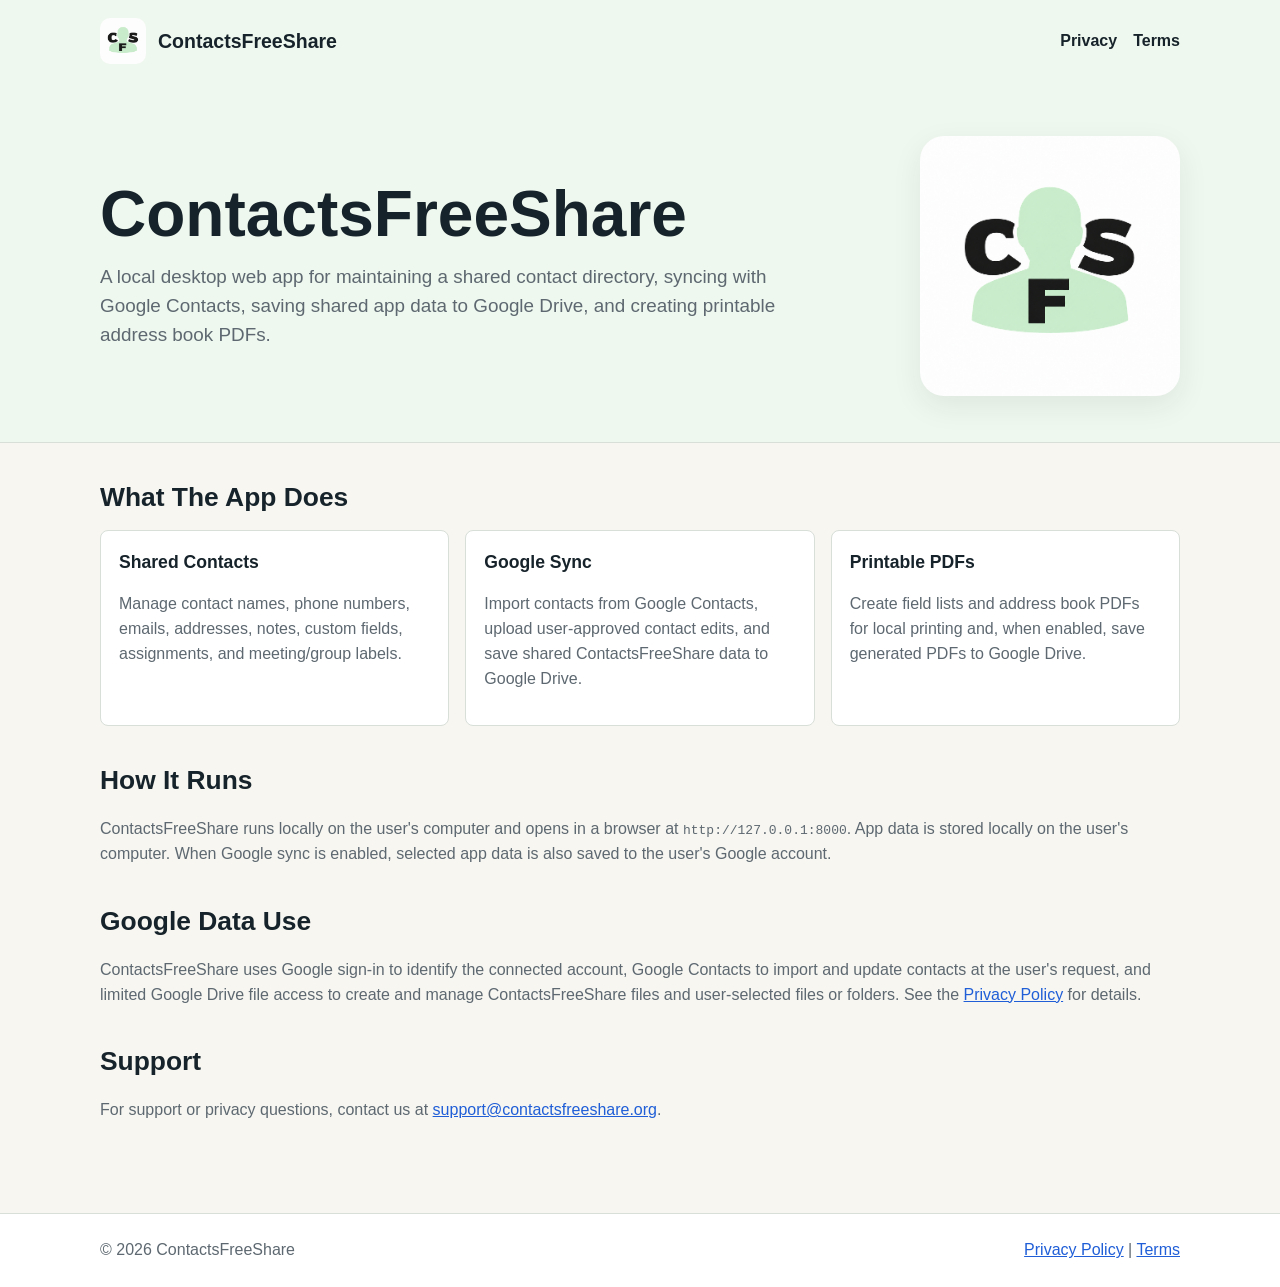
<file: index.html>
<!doctype html>
<html lang="en">
  <head>
    <meta charset="utf-8">
    <meta name="viewport" content="width=device-width, initial-scale=1">
    <title>ContactsFreeShare</title>
    <meta name="description" content="ContactsFreeShare is a local desktop app for shared contact directories, Google Contacts sync, Google Drive shared app data, and printable address book PDFs.">
    <link rel="stylesheet" href="/assets/site.css">
  </head>
  <body>
    <header class="site-header">
      <nav class="site-nav" aria-label="Main navigation">
        <a class="brand" href="/">
          <img src="/assets/contactsfreeshare-icon.png" alt="ContactsFreeShare icon">
          <span>ContactsFreeShare</span>
        </a>
        <div class="nav-links">
          <a href="/privacy/">Privacy</a>
          <a href="/terms/">Terms</a>
        </div>
      </nav>
      <section class="hero">
        <div>
          <h1>ContactsFreeShare</h1>
          <p>
            A local desktop web app for maintaining a shared contact directory,
            syncing with Google Contacts, saving shared app data to Google Drive,
            and creating printable address book PDFs.
          </p>
        </div>
        <img class="hero-icon" src="/assets/contactsfreeshare-icon.png" alt="ContactsFreeShare app icon">
      </section>
    </header>

    <main>
      <section class="section">
        <h2>What The App Does</h2>
        <div class="grid">
          <article class="card">
            <h3>Shared Contacts</h3>
            <p>Manage contact names, phone numbers, emails, addresses, notes, custom fields, assignments, and meeting/group labels.</p>
          </article>
          <article class="card">
            <h3>Google Sync</h3>
            <p>Import contacts from Google Contacts, upload user-approved contact edits, and save shared ContactsFreeShare data to Google Drive.</p>
          </article>
          <article class="card">
            <h3>Printable PDFs</h3>
            <p>Create field lists and address book PDFs for local printing and, when enabled, save generated PDFs to Google Drive.</p>
          </article>
        </div>
      </section>

      <section class="section">
        <h2>How It Runs</h2>
        <p>
          ContactsFreeShare runs locally on the user's computer and opens in a browser at
          <code>http://127.0.0.1:8000</code>. App data is stored locally on the user's computer.
          When Google sync is enabled, selected app data is also saved to the user's Google account.
        </p>
      </section>

      <section class="section">
        <h2>Google Data Use</h2>
        <p>
          ContactsFreeShare uses Google sign-in to identify the connected account, Google Contacts
          to import and update contacts at the user's request, and limited Google Drive file access to create
          and manage ContactsFreeShare files and user-selected files or folders. See the <a href="/privacy/">Privacy Policy</a>
          for details.
        </p>
      </section>

      <section class="section">
        <h2>Support</h2>
        <p>
          For support or privacy questions, contact us at
          <a href="mailto:support@contactsfreeshare.org">support@contactsfreeshare.org</a>.
        </p>
      </section>
    </main>

    <footer class="site-footer">
      <div class="site-footer-inner">
        <span>&copy; 2026 ContactsFreeShare</span>
        <span><a href="/privacy/">Privacy Policy</a> | <a href="/terms/">Terms</a></span>
      </div>
    </footer>
  </body>
</html>
</file>
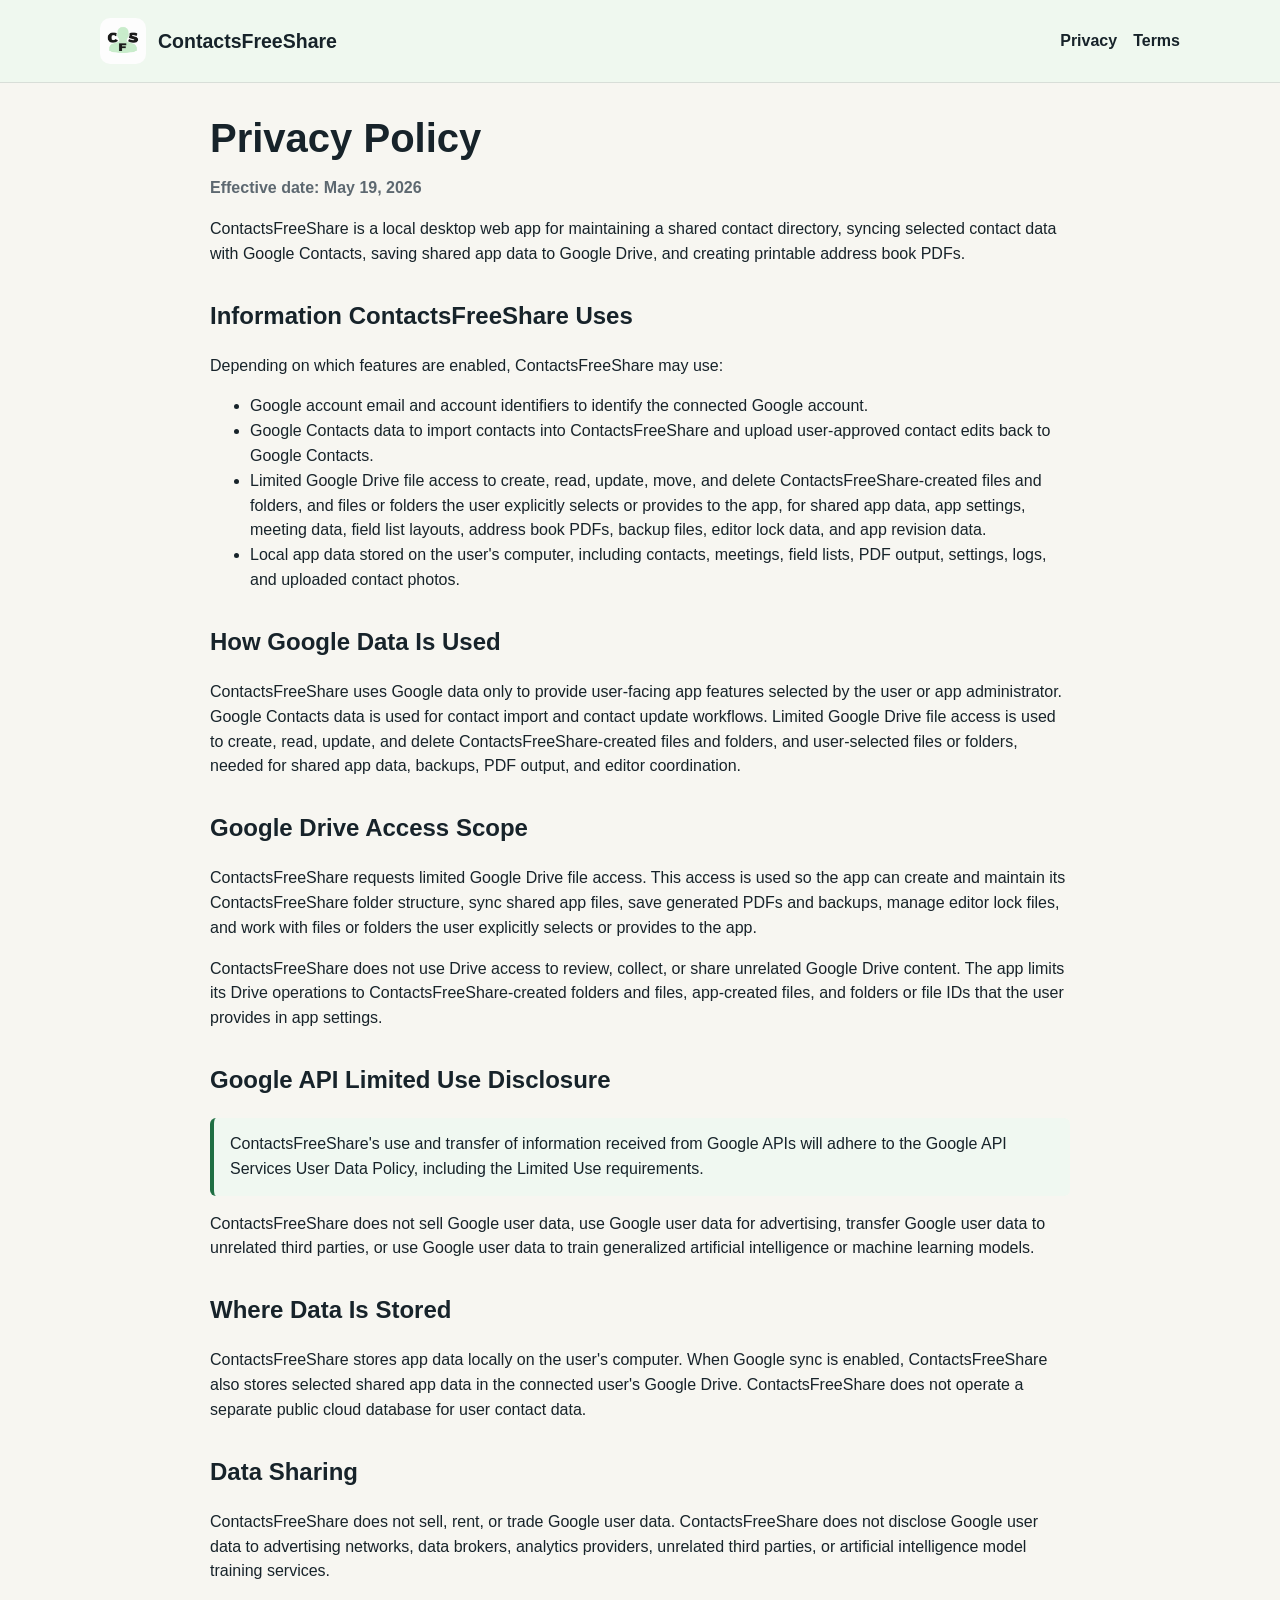
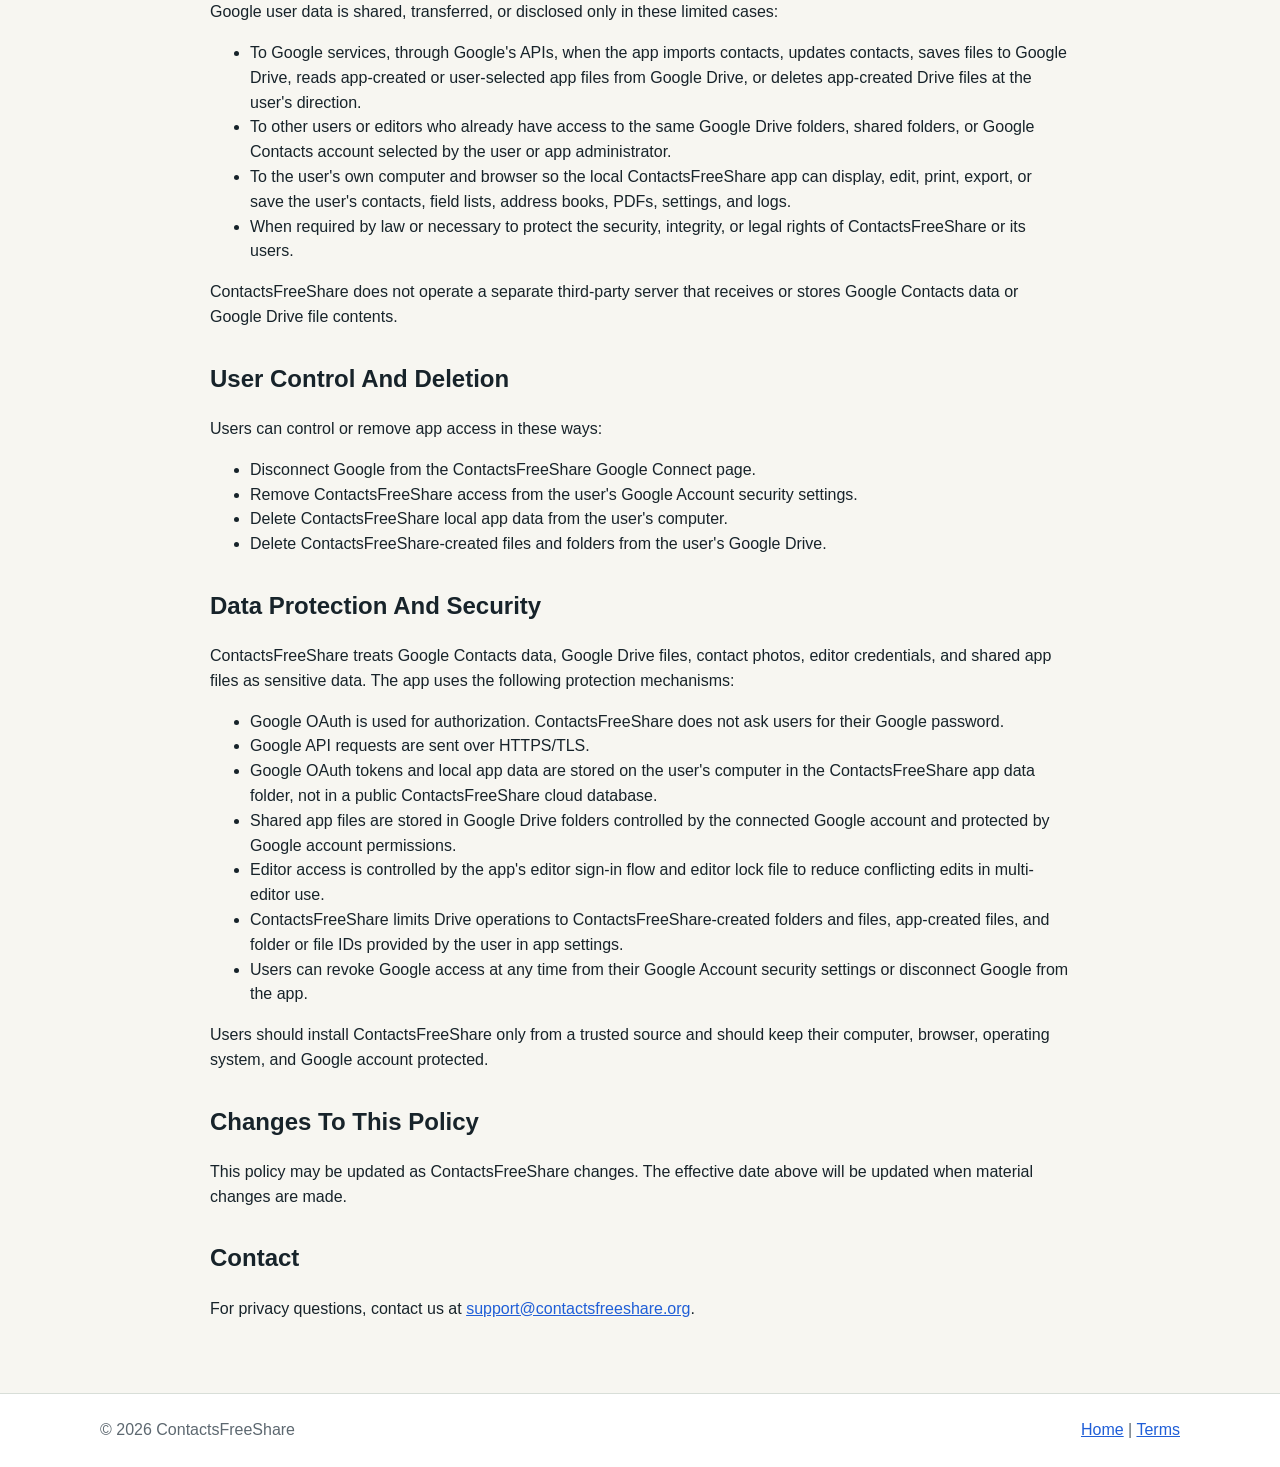
<file: privacy/index.html>
<!doctype html>
<html lang="en">
  <head>
    <meta charset="utf-8">
    <meta name="viewport" content="width=device-width, initial-scale=1">
    <title>Privacy Policy | ContactsFreeShare</title>
    <meta name="description" content="ContactsFreeShare privacy policy and Google API data use disclosure.">
    <link rel="stylesheet" href="/assets/site.css">
  </head>
  <body>
    <header class="site-header">
      <nav class="site-nav" aria-label="Main navigation">
        <a class="brand" href="/">
          <img src="/assets/contactsfreeshare-icon.png" alt="ContactsFreeShare icon">
          <span>ContactsFreeShare</span>
        </a>
        <div class="nav-links">
          <a href="/privacy/">Privacy</a>
          <a href="/terms/">Terms</a>
        </div>
      </nav>
    </header>

    <main class="policy-page">
      <h1>Privacy Policy</h1>
      <p class="effective-date">Effective date: May 19, 2026</p>

      <p>
        ContactsFreeShare is a local desktop web app for maintaining a shared contact directory,
        syncing selected contact data with Google Contacts, saving shared app data to Google Drive,
        and creating printable address book PDFs.
      </p>

      <section>
        <h2>Information ContactsFreeShare Uses</h2>
        <p>Depending on which features are enabled, ContactsFreeShare may use:</p>
        <ul>
          <li>Google account email and account identifiers to identify the connected Google account.</li>
          <li>Google Contacts data to import contacts into ContactsFreeShare and upload user-approved contact edits back to Google Contacts.</li>
          <li>Limited Google Drive file access to create, read, update, move, and delete ContactsFreeShare-created files and folders, and files or folders the user explicitly selects or provides to the app, for shared app data, app settings, meeting data, field list layouts, address book PDFs, backup files, editor lock data, and app revision data.</li>
          <li>Local app data stored on the user's computer, including contacts, meetings, field lists, PDF output, settings, logs, and uploaded contact photos.</li>
        </ul>
      </section>

      <section>
        <h2>How Google Data Is Used</h2>
        <p>
          ContactsFreeShare uses Google data only to provide user-facing app features selected by the
          user or app administrator. Google Contacts data is used for contact import and contact update
          workflows. Limited Google Drive file access is used to create, read, update, and delete
          ContactsFreeShare-created files and folders, and user-selected files or folders, needed
          for shared app data, backups, PDF output, and editor coordination.
        </p>
      </section>

      <section>
        <h2>Google Drive Access Scope</h2>
        <p>
          ContactsFreeShare requests limited Google Drive file access. This access is used so the
          app can create and maintain its ContactsFreeShare folder structure, sync shared app files,
          save generated PDFs and backups, manage editor lock files, and work with files or folders
          the user explicitly selects or provides to the app.
        </p>
        <p>
          ContactsFreeShare does not use Drive access to review, collect, or share unrelated Google
          Drive content. The app limits its Drive operations to ContactsFreeShare-created folders and
          files, app-created files, and folders or file IDs that the user provides in app settings.
        </p>
      </section>

      <section>
        <h2>Google API Limited Use Disclosure</h2>
        <p class="notice">
          ContactsFreeShare's use and transfer of information received from Google APIs will adhere
          to the Google API Services User Data Policy, including the Limited Use requirements.
        </p>
        <p>
          ContactsFreeShare does not sell Google user data, use Google user data for advertising,
          transfer Google user data to unrelated third parties, or use Google user data to train
          generalized artificial intelligence or machine learning models.
        </p>
      </section>

      <section>
        <h2>Where Data Is Stored</h2>
        <p>
          ContactsFreeShare stores app data locally on the user's computer. When Google sync is enabled,
          ContactsFreeShare also stores selected shared app data in the connected user's Google Drive.
          ContactsFreeShare does not operate a separate public cloud database for user contact data.
        </p>
      </section>

      <section>
        <h2>Data Sharing</h2>
        <p>
          ContactsFreeShare does not sell, rent, or trade Google user data. ContactsFreeShare does
          not disclose Google user data to advertising networks, data brokers, analytics providers,
          unrelated third parties, or artificial intelligence model training services.
        </p>
        <p>
          Google user data is shared, transferred, or disclosed only in these limited cases:
        </p>
        <ul>
          <li>To Google services, through Google's APIs, when the app imports contacts, updates contacts, saves files to Google Drive, reads app-created or user-selected app files from Google Drive, or deletes app-created Drive files at the user's direction.</li>
          <li>To other users or editors who already have access to the same Google Drive folders, shared folders, or Google Contacts account selected by the user or app administrator.</li>
          <li>To the user's own computer and browser so the local ContactsFreeShare app can display, edit, print, export, or save the user's contacts, field lists, address books, PDFs, settings, and logs.</li>
          <li>When required by law or necessary to protect the security, integrity, or legal rights of ContactsFreeShare or its users.</li>
        </ul>
        <p>
          ContactsFreeShare does not operate a separate third-party server that receives or stores
          Google Contacts data or Google Drive file contents.
        </p>
      </section>

      <section>
        <h2>User Control And Deletion</h2>
        <p>Users can control or remove app access in these ways:</p>
        <ul>
          <li>Disconnect Google from the ContactsFreeShare Google Connect page.</li>
          <li>Remove ContactsFreeShare access from the user's Google Account security settings.</li>
          <li>Delete ContactsFreeShare local app data from the user's computer.</li>
          <li>Delete ContactsFreeShare-created files and folders from the user's Google Drive.</li>
        </ul>
      </section>

      <section>
        <h2>Data Protection And Security</h2>
        <p>
          ContactsFreeShare treats Google Contacts data, Google Drive files, contact photos, editor
          credentials, and shared app files as sensitive data. The app uses the following protection
          mechanisms:
        </p>
        <ul>
          <li>Google OAuth is used for authorization. ContactsFreeShare does not ask users for their Google password.</li>
          <li>Google API requests are sent over HTTPS/TLS.</li>
          <li>Google OAuth tokens and local app data are stored on the user's computer in the ContactsFreeShare app data folder, not in a public ContactsFreeShare cloud database.</li>
          <li>Shared app files are stored in Google Drive folders controlled by the connected Google account and protected by Google account permissions.</li>
          <li>Editor access is controlled by the app's editor sign-in flow and editor lock file to reduce conflicting edits in multi-editor use.</li>
          <li>ContactsFreeShare limits Drive operations to ContactsFreeShare-created folders and files, app-created files, and folder or file IDs provided by the user in app settings.</li>
          <li>Users can revoke Google access at any time from their Google Account security settings or disconnect Google from the app.</li>
        </ul>
        <p>
          Users should install ContactsFreeShare only from a trusted source and should keep their
          computer, browser, operating system, and Google account protected.
        </p>
      </section>

      <section>
        <h2>Changes To This Policy</h2>
        <p>
          This policy may be updated as ContactsFreeShare changes. The effective date above will be
          updated when material changes are made.
        </p>
      </section>

      <section>
        <h2>Contact</h2>
        <p>
          For privacy questions, contact us at
          <a href="mailto:support@contactsfreeshare.org">support@contactsfreeshare.org</a>.
        </p>
      </section>
    </main>

    <footer class="site-footer">
      <div class="site-footer-inner">
        <span>&copy; 2026 ContactsFreeShare</span>
        <span><a href="/">Home</a> | <a href="/terms/">Terms</a></span>
      </div>
    </footer>
  </body>
</html>
</file>
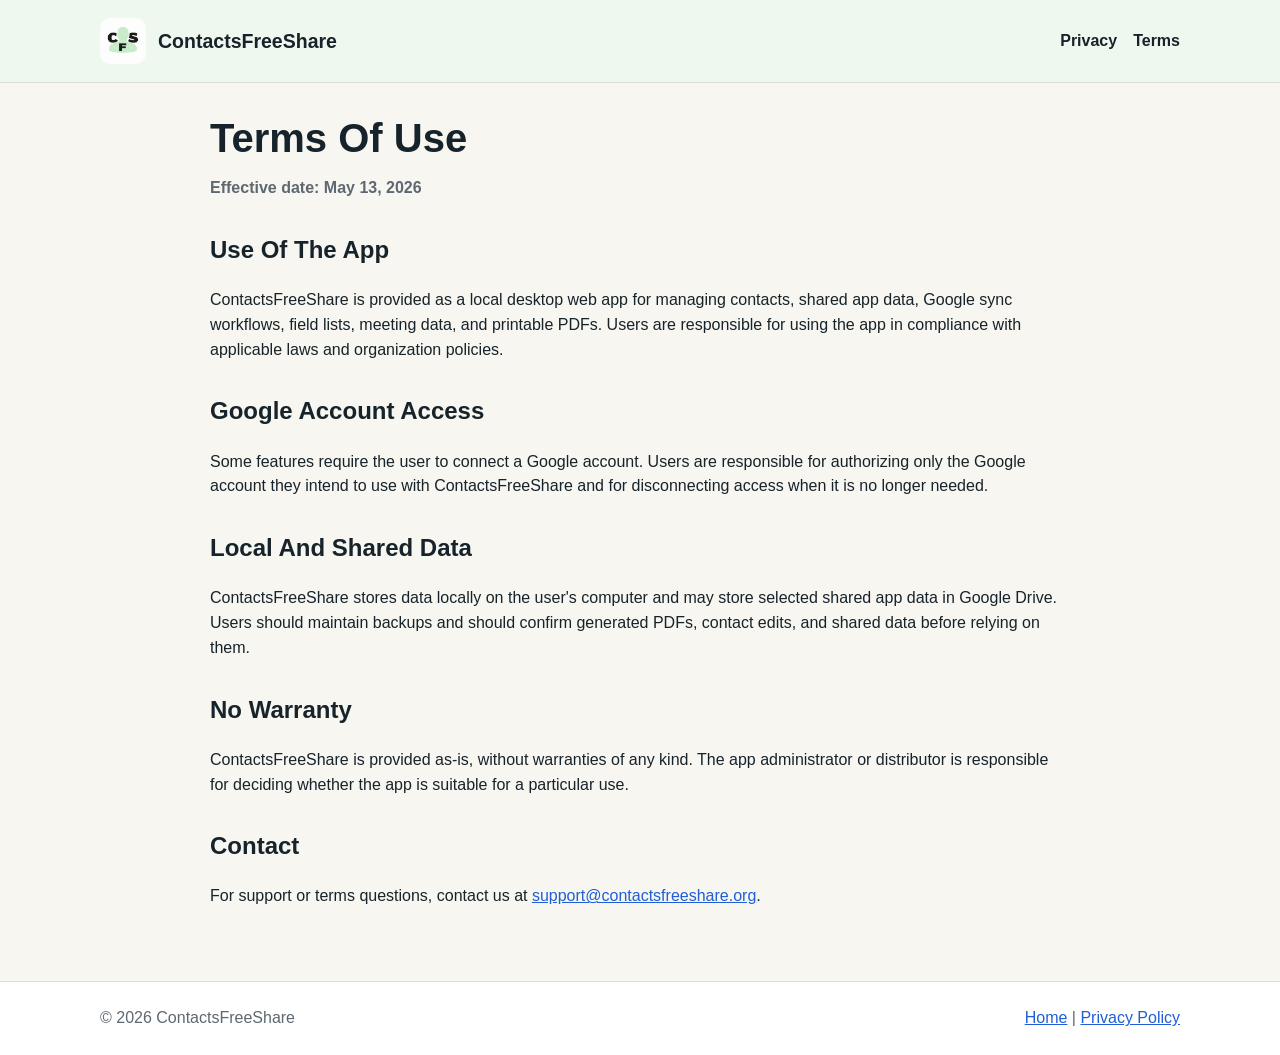
<file: terms/index.html>
<!doctype html>
<html lang="en">
  <head>
    <meta charset="utf-8">
    <meta name="viewport" content="width=device-width, initial-scale=1">
    <title>Terms | ContactsFreeShare</title>
    <meta name="description" content="ContactsFreeShare terms of use.">
    <link rel="stylesheet" href="/assets/site.css">
  </head>
  <body>
    <header class="site-header">
      <nav class="site-nav" aria-label="Main navigation">
        <a class="brand" href="/">
          <img src="/assets/contactsfreeshare-icon.png" alt="ContactsFreeShare icon">
          <span>ContactsFreeShare</span>
        </a>
        <div class="nav-links">
          <a href="/privacy/">Privacy</a>
          <a href="/terms/">Terms</a>
        </div>
      </nav>
    </header>

    <main class="policy-page">
      <h1>Terms Of Use</h1>
      <p class="effective-date">Effective date: May 13, 2026</p>

      <section>
        <h2>Use Of The App</h2>
        <p>
          ContactsFreeShare is provided as a local desktop web app for managing contacts, shared app
          data, Google sync workflows, field lists, meeting data, and printable PDFs. Users are
          responsible for using the app in compliance with applicable laws and organization policies.
        </p>
      </section>

      <section>
        <h2>Google Account Access</h2>
        <p>
          Some features require the user to connect a Google account. Users are responsible for
          authorizing only the Google account they intend to use with ContactsFreeShare and for
          disconnecting access when it is no longer needed.
        </p>
      </section>

      <section>
        <h2>Local And Shared Data</h2>
        <p>
          ContactsFreeShare stores data locally on the user's computer and may store selected shared
          app data in Google Drive. Users should maintain backups and should confirm generated PDFs,
          contact edits, and shared data before relying on them.
        </p>
      </section>

      <section>
        <h2>No Warranty</h2>
        <p>
          ContactsFreeShare is provided as-is, without warranties of any kind. The app administrator
          or distributor is responsible for deciding whether the app is suitable for a particular use.
        </p>
      </section>

      <section>
        <h2>Contact</h2>
        <p>
          For support or terms questions, contact us at
          <a href="mailto:support@contactsfreeshare.org">support@contactsfreeshare.org</a>.
        </p>
      </section>
    </main>

    <footer class="site-footer">
      <div class="site-footer-inner">
        <span>&copy; 2026 ContactsFreeShare</span>
        <span><a href="/">Home</a> | <a href="/privacy/">Privacy Policy</a></span>
      </div>
    </footer>
  </body>
</html>
</file>
<file: assets/site.css>
:root {
  --ink: #17232a;
  --muted: #5d6870;
  --line: #d8ded8;
  --panel: #ffffff;
  --soft: #eff8ef;
  --accent: #1f6f43;
  --blue: #1f5ed7;
  --warn: #b63e2f;
}

* {
  box-sizing: border-box;
}

body {
  margin: 0;
  color: var(--ink);
  background: #f7f6f1;
  font-family: Arial, Helvetica, sans-serif;
  line-height: 1.55;
}

a {
  color: var(--blue);
}

.site-header {
  background: var(--soft);
  border-bottom: 1px solid var(--line);
}

.site-nav {
  width: min(1080px, calc(100% - 32px));
  margin: 0 auto;
  padding: 18px 0;
  display: flex;
  align-items: center;
  justify-content: space-between;
  gap: 18px;
}

.brand {
  display: flex;
  align-items: center;
  gap: 12px;
  color: var(--ink);
  text-decoration: none;
  font-weight: 800;
  font-size: 1.22rem;
}

.brand img {
  width: 46px;
  height: 46px;
  border-radius: 10px;
}

.nav-links {
  display: flex;
  gap: 16px;
  flex-wrap: wrap;
  font-weight: 700;
}

.nav-links a {
  color: var(--ink);
  text-decoration: none;
}

.hero {
  width: min(1080px, calc(100% - 32px));
  margin: 0 auto;
  padding: 54px 0 46px;
  display: grid;
  grid-template-columns: minmax(0, 1fr) 260px;
  align-items: center;
  gap: 40px;
}

.hero h1 {
  margin: 0 0 14px;
  font-size: clamp(2.1rem, 6vw, 4rem);
  line-height: 1.02;
}

.hero p {
  margin: 0;
  max-width: 720px;
  color: var(--muted);
  font-size: 1.18rem;
}

.hero-icon {
  width: 100%;
  max-width: 260px;
  border-radius: 24px;
  background: #fff;
  box-shadow: 0 10px 30px rgba(23, 35, 42, 0.08);
}

main {
  width: min(1080px, calc(100% - 32px));
  margin: 0 auto;
  padding: 34px 0 56px;
}

.section {
  margin-bottom: 34px;
}

.section h2 {
  margin: 0 0 12px;
  font-size: 1.65rem;
}

.grid {
  display: grid;
  grid-template-columns: repeat(3, minmax(0, 1fr));
  gap: 16px;
}

.card {
  background: var(--panel);
  border: 1px solid var(--line);
  border-radius: 8px;
  padding: 18px;
}

.card h3 {
  margin: 0 0 8px;
  font-size: 1.1rem;
}

.card p,
.section p,
.section li {
  color: var(--muted);
}

.policy-page {
  max-width: 860px;
}

.policy-page h1 {
  margin: 0 0 10px;
  font-size: 2.5rem;
  line-height: 1.08;
}

.policy-page h2 {
  margin-top: 30px;
}

.effective-date {
  color: var(--muted);
  font-weight: 700;
}

.notice {
  border-left: 4px solid var(--accent);
  background: #f0f8f1;
  padding: 14px 16px;
  border-radius: 6px;
}

.site-footer {
  border-top: 1px solid var(--line);
  padding: 24px 0;
  color: var(--muted);
  background: #fff;
}

.site-footer-inner {
  width: min(1080px, calc(100% - 32px));
  margin: 0 auto;
  display: flex;
  justify-content: space-between;
  gap: 14px;
  flex-wrap: wrap;
}

@media (max-width: 760px) {
  .site-nav,
  .site-footer-inner {
    align-items: flex-start;
    flex-direction: column;
  }

  .hero {
    grid-template-columns: 1fr;
    padding-top: 38px;
  }

  .hero-icon {
    max-width: 180px;
  }

  .grid {
    grid-template-columns: 1fr;
  }
}
</file>
